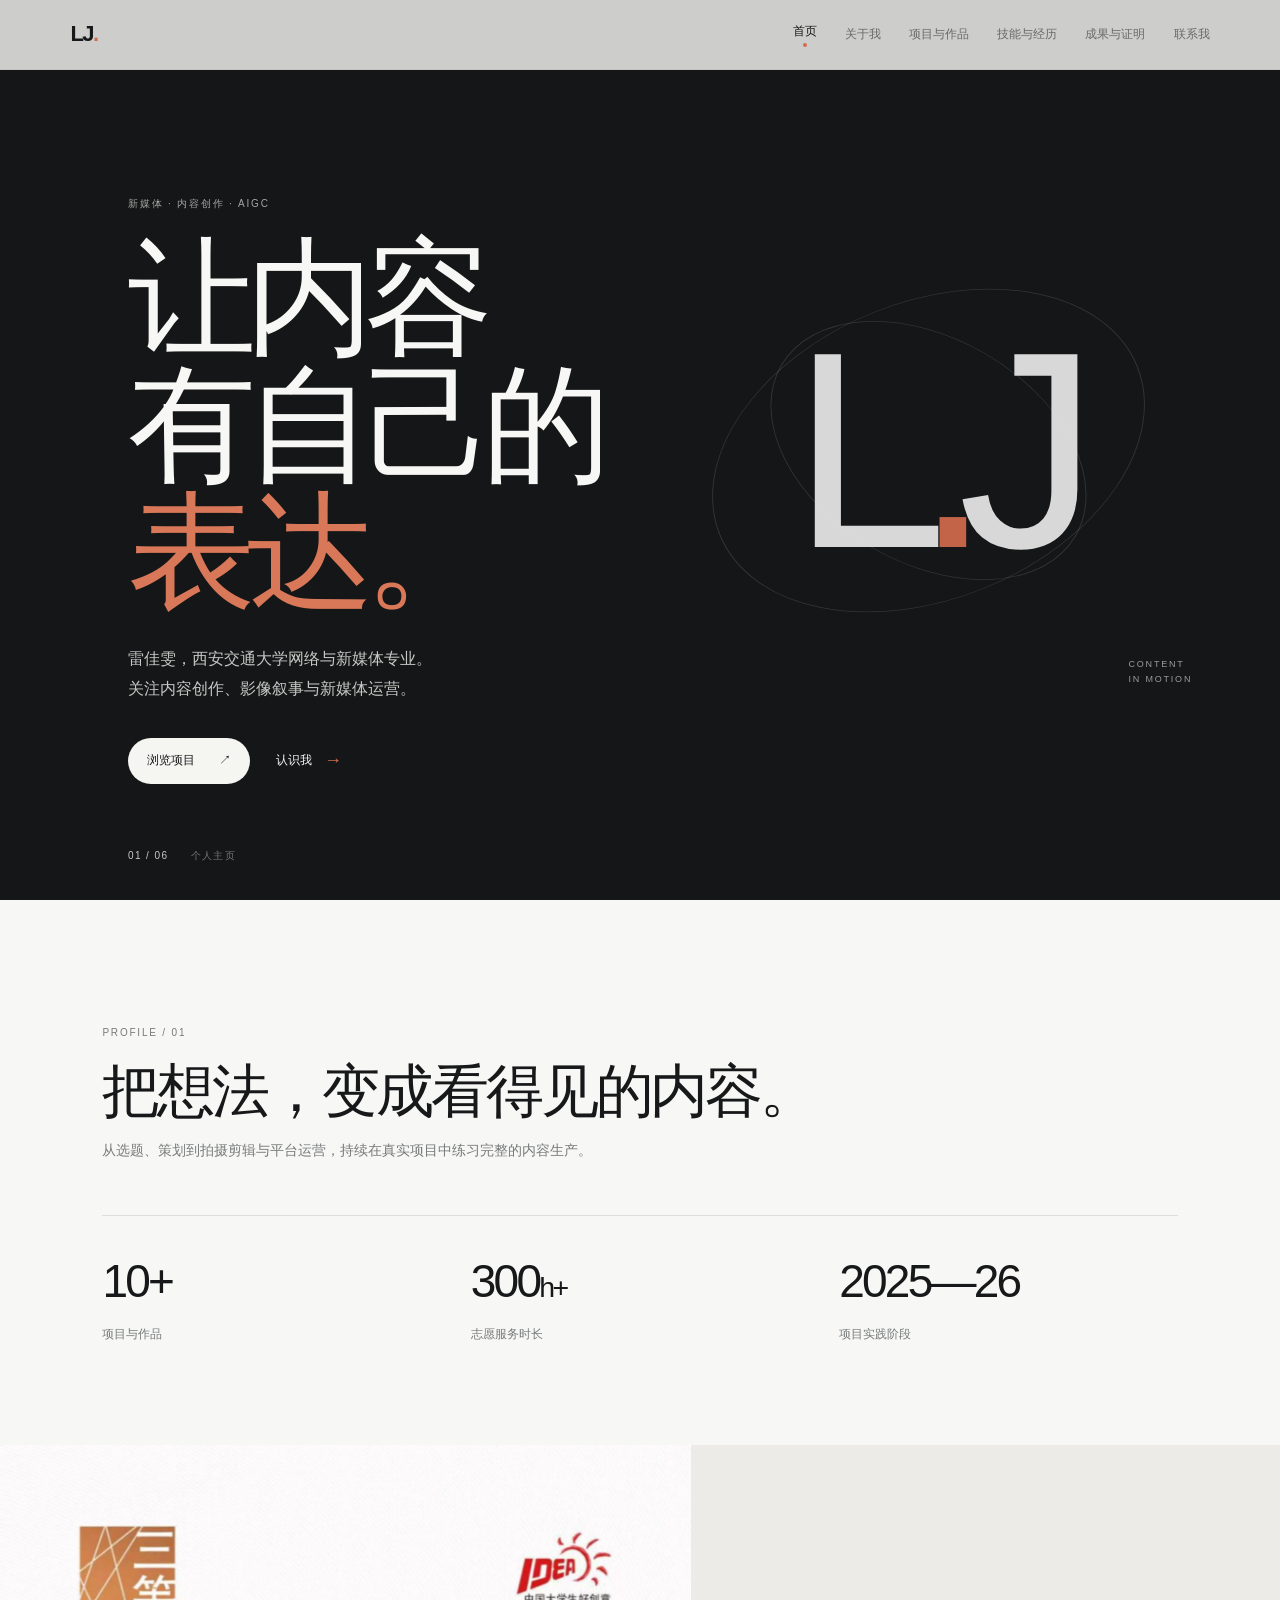
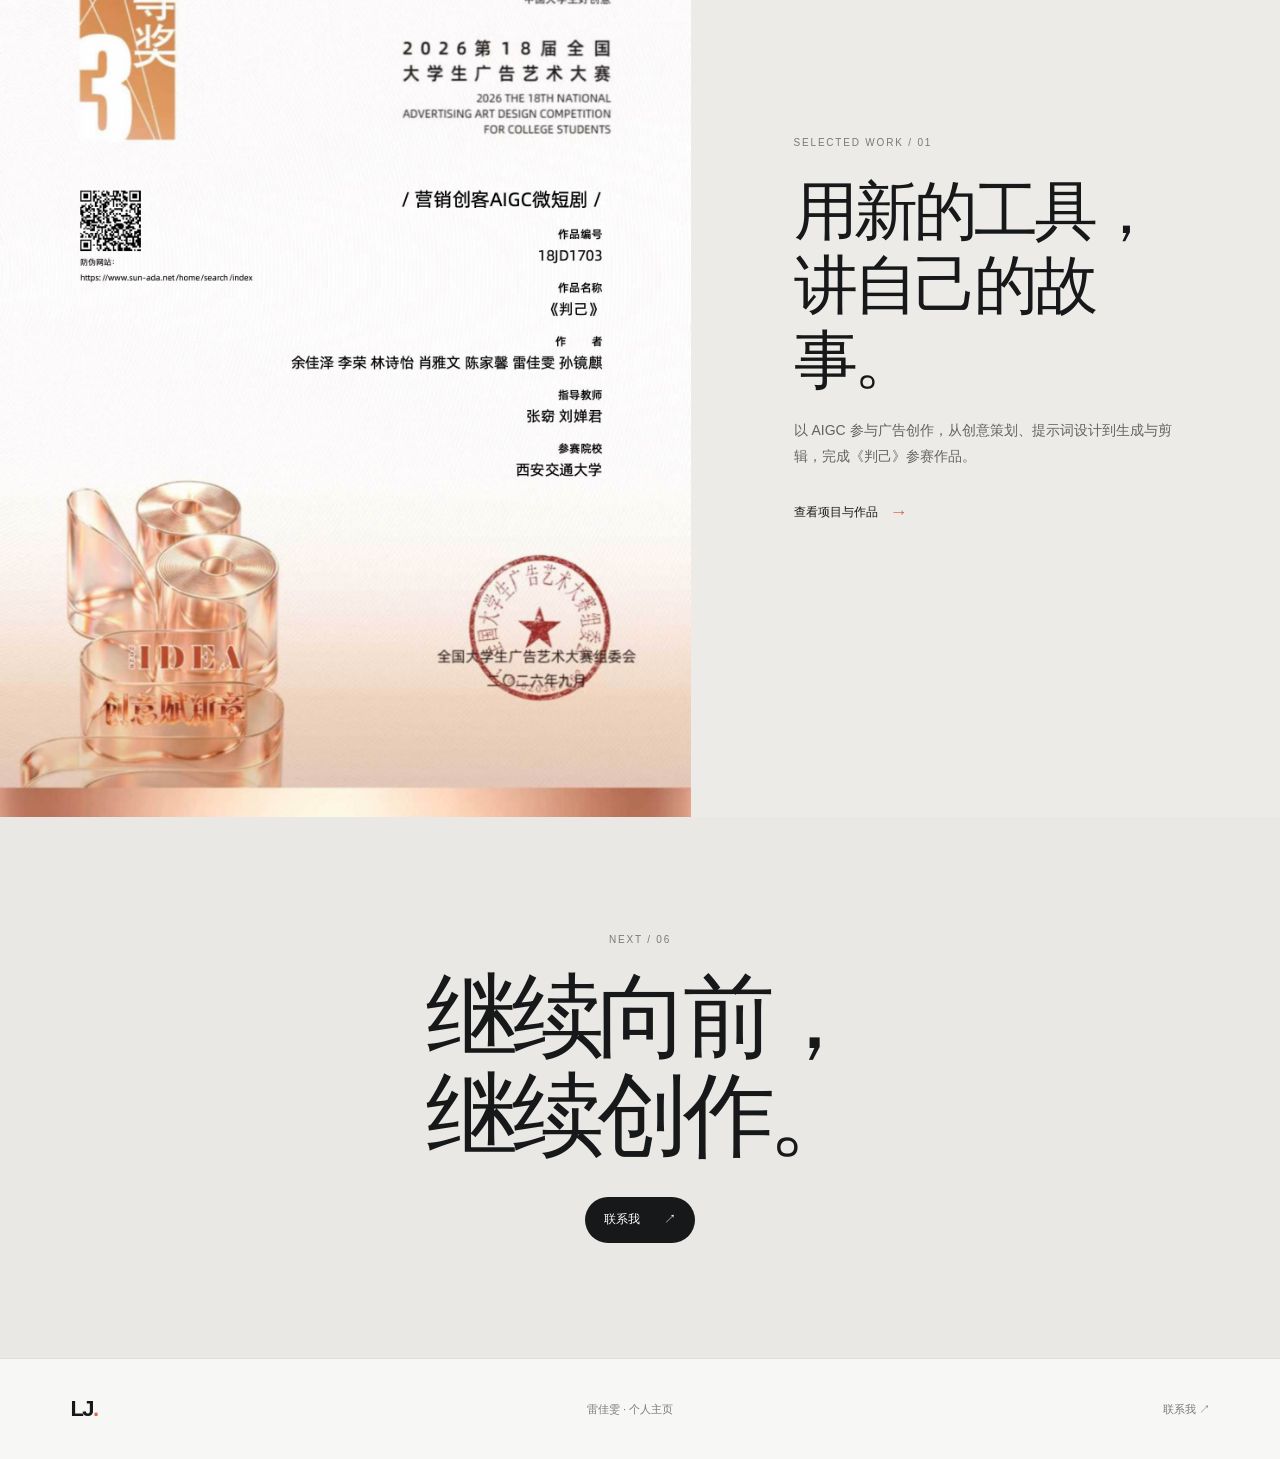
<file: leijiawen-portfolio/index.html>
<!doctype html><html lang="zh-CN"><head><meta charset="utf-8"><meta name="viewport" content="width=device-width, initial-scale=1"><meta name="theme-color" content="#111214"><title>首页｜雷佳雯</title><meta name="description" content="雷佳雯，西安交通大学网络与新媒体专业。个人主页与作品档案。"><link rel="stylesheet" href="css/style.css"></head><body><header class="site-header"><a class="wordmark" href="index.html" aria-label="雷佳雯主页">LJ<span>.</span></a><button class="menu-toggle" aria-label="打开导航" aria-expanded="false"><i></i><i></i></button><nav class="nav"><a href="index.html" class="active" aria-current=page>首页</a><a href="about.html" class="" >关于我</a><a href="projects.html" class="" >项目与作品</a><a href="skills.html" class="" >技能与经历</a><a href="achievements.html" class="" >成果与证明</a><a href="contact.html" class="" >联系我</a></nav></header><main><section class="hero home-hero"><div class="hero-copy" data-reveal><p class="eyebrow">新媒体 · 内容创作 · AIGC</p><h1>让内容<br>有自己的<br><em>表达。</em></h1><p class="hero-lead">雷佳雯，西安交通大学网络与新媒体专业。<br>关注内容创作、影像叙事与新媒体运营。</p><div class="actions"><a class="button button-light" href="projects.html">浏览项目 <span>↗</span></a><a class="text-link" href="about.html">认识我 <span>→</span></a></div></div><div class="hero-art" aria-hidden="true"><div class="orbit orbit-one"></div><div class="orbit orbit-two"></div><div class="hero-monogram">L<span>.</span>J</div><p>CONTENT<br>IN MOTION</p></div><div class="hero-index">01 / 06 <span>个人主页</span></div></section><section class="intro-section section-pad"><div class="section-heading" data-reveal><p class="eyebrow">PROFILE / 01</p><h2>把想法，变成看得见的内容。</h2><p>从选题、策划到拍摄剪辑与平台运营，持续在真实项目中练习完整的内容生产。</p></div><div class="stat-row" data-reveal><div><strong>10+</strong><span>项目与作品</span></div><div><strong>300<span class="small-unit">h+</span></strong><span>志愿服务时长</span></div><div><strong>2025—26</strong><span>项目实践阶段</span></div></div></section><section class="feature-section"><div class="feature-image"><img src="images/award-ad.jpg" alt="第18届全国大学生广告艺术大赛作品《判己》获奖证书"></div><div class="feature-copy" data-reveal><p class="eyebrow">SELECTED WORK / 01</p><h2>用新的工具，<br>讲自己的故事。</h2><p>以 AIGC 参与广告创作，从创意策划、提示词设计到生成与剪辑，完成《判己》参赛作品。</p><a class="text-link" href="projects.html">查看项目与作品 <span>→</span></a></div></section><section class="closing-cta"><p class="eyebrow">NEXT / 06</p><h2>继续向前，<br>继续创作。</h2><a class="button button-dark" href="contact.html">联系我 <span>↗</span></a></section></main><footer class="site-footer"><a class="wordmark" href="index.html">LJ<span>.</span></a><p>雷佳雯 · 个人主页</p><a href="contact.html">联系我 ↗</a></footer><script src="js/script.js" defer></script></body></html>
</file>
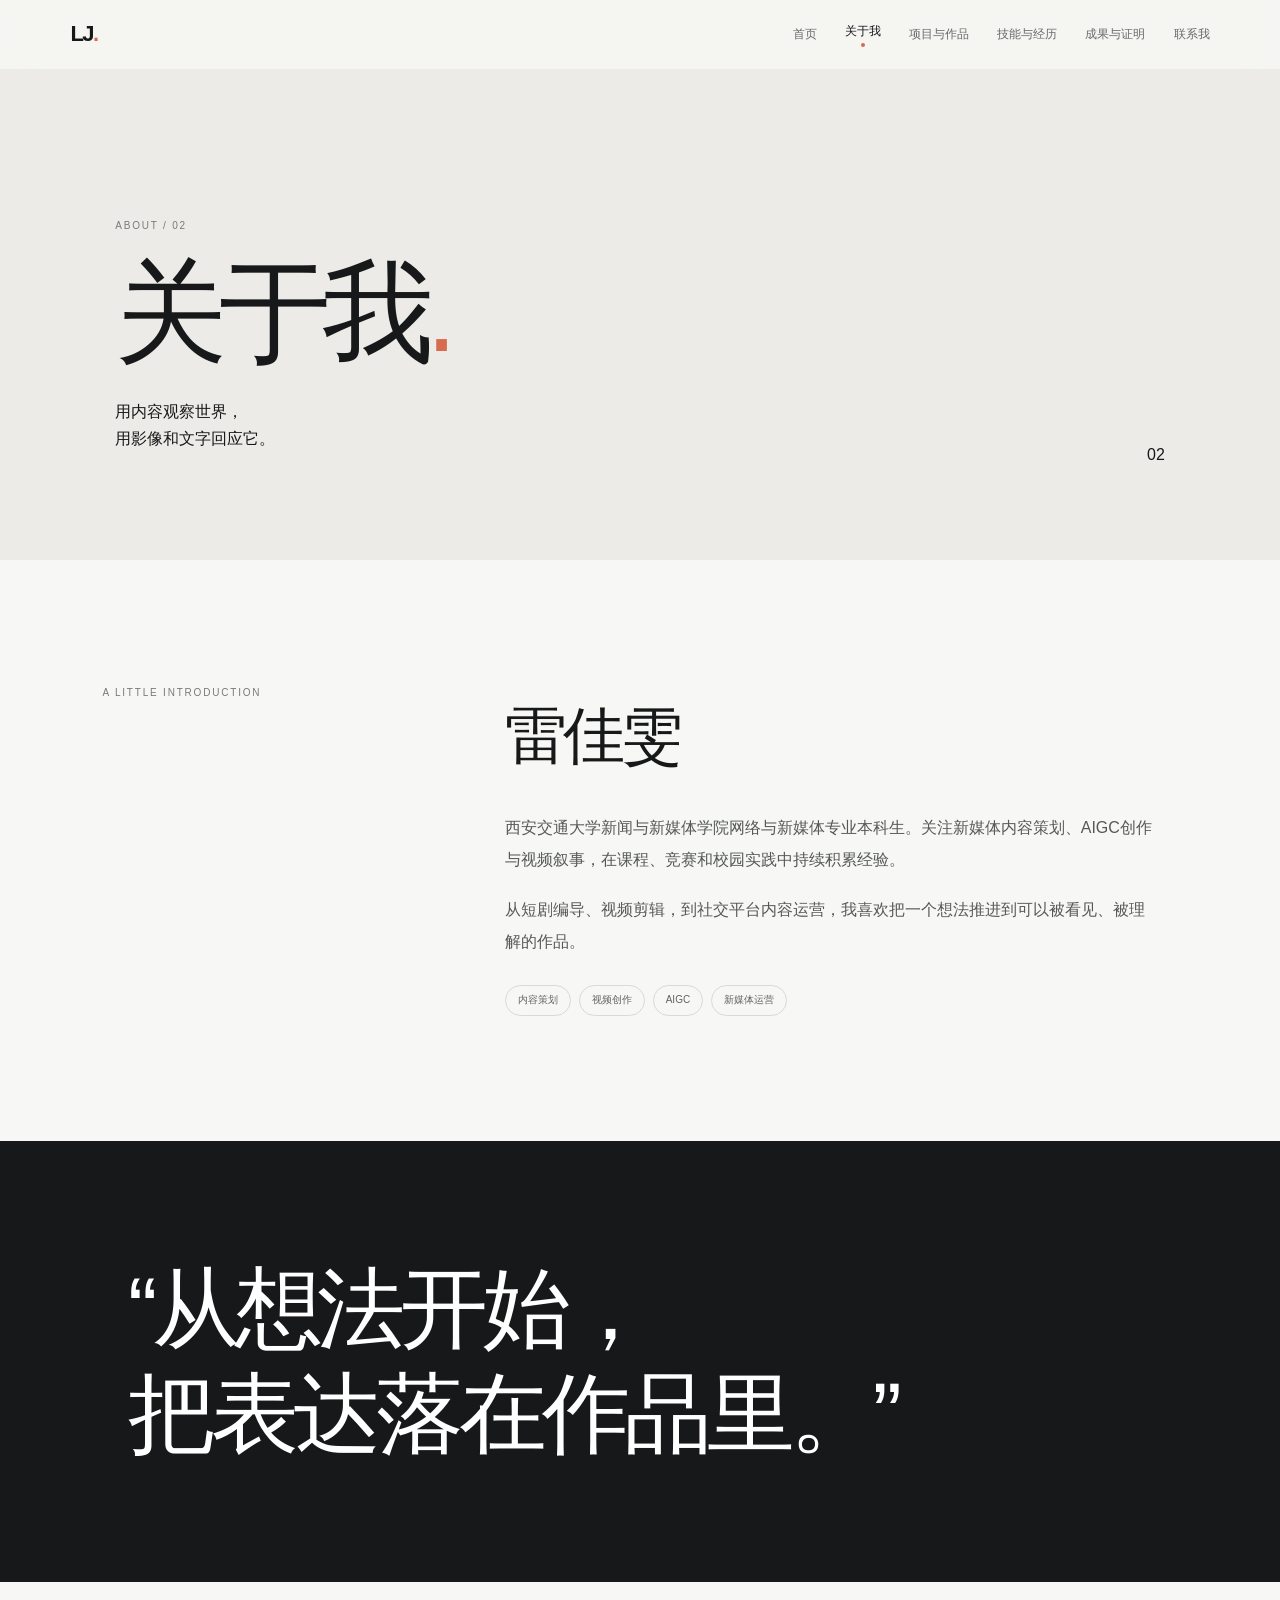
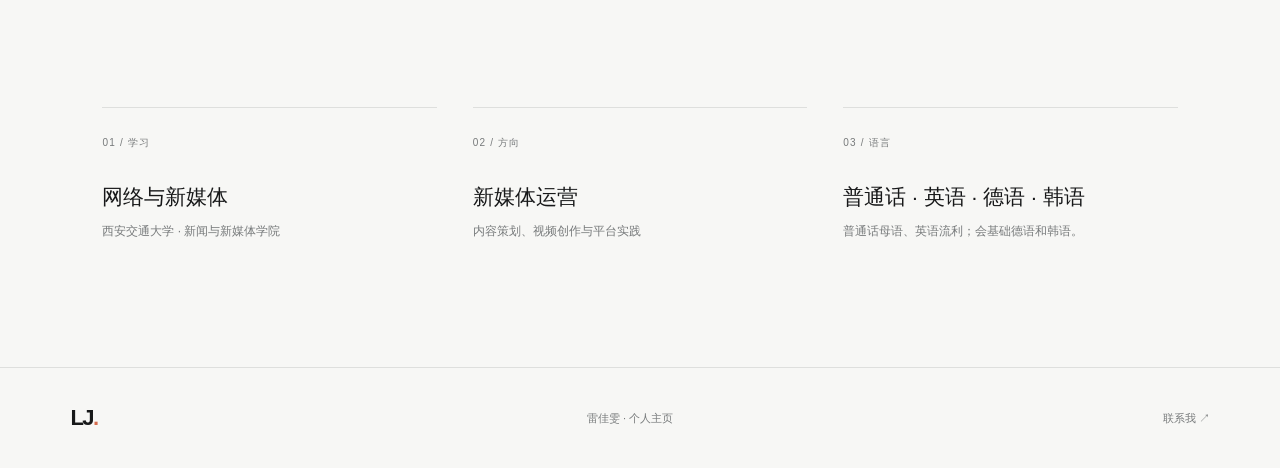
<file: leijiawen-portfolio/about.html>
<!doctype html><html lang="zh-CN"><head><meta charset="utf-8"><meta name="viewport" content="width=device-width, initial-scale=1"><meta name="theme-color" content="#111214"><title>关于我｜雷佳雯</title><meta name="description" content="雷佳雯，西安交通大学网络与新媒体专业。个人主页与作品档案。"><link rel="stylesheet" href="css/style.css"></head><body><header class="site-header"><a class="wordmark" href="index.html" aria-label="雷佳雯主页">LJ<span>.</span></a><button class="menu-toggle" aria-label="打开导航" aria-expanded="false"><i></i><i></i></button><nav class="nav"><a href="index.html" class="" >首页</a><a href="about.html" class="active" aria-current=page>关于我</a><a href="projects.html" class="" >项目与作品</a><a href="skills.html" class="" >技能与经历</a><a href="achievements.html" class="" >成果与证明</a><a href="contact.html" class="" >联系我</a></nav></header><main><section class="page-hero"><div data-reveal><p class="eyebrow">ABOUT / 02</p><h1>关于我<span class="accent">.</span></h1><p class="page-lead">用内容观察世界，<br>用影像和文字回应它。</p></div><div class="page-number">02</div></section><section class="bio-grid section-pad"><div><p class="eyebrow">A LITTLE INTRODUCTION</p></div><div class="bio-copy" data-reveal><h2>雷佳雯</h2><p>西安交通大学新闻与新媒体学院网络与新媒体专业本科生。关注新媒体内容策划、AIGC创作与视频叙事，在课程、竞赛和校园实践中持续积累经验。</p><p>从短剧编导、视频剪辑，到社交平台内容运营，我喜欢把一个想法推进到可以被看见、被理解的作品。</p><div class="tag-list"><span>内容策划</span><span>视频创作</span><span>AIGC</span><span>新媒体运营</span></div></div></section><section class="quote-band"><p data-reveal>“从想法开始，<br>把表达落在作品里。”</p></section><section class="about-facts section-pad"><article data-reveal><span>01 / 学习</span><h3>网络与新媒体</h3><p>西安交通大学 · 新闻与新媒体学院</p></article><article data-reveal><span>02 / 方向</span><h3>新媒体运营</h3><p>内容策划、视频创作与平台实践</p></article><article data-reveal><span>03 / 语言</span><h3>普通话 · 英语 · 德语 · 韩语</h3><p>普通话母语、英语流利；会基础德语和韩语。</p></article></section></main><footer class="site-footer"><a class="wordmark" href="index.html">LJ<span>.</span></a><p>雷佳雯 · 个人主页</p><a href="contact.html">联系我 ↗</a></footer><script src="js/script.js" defer></script></body></html>
</file>
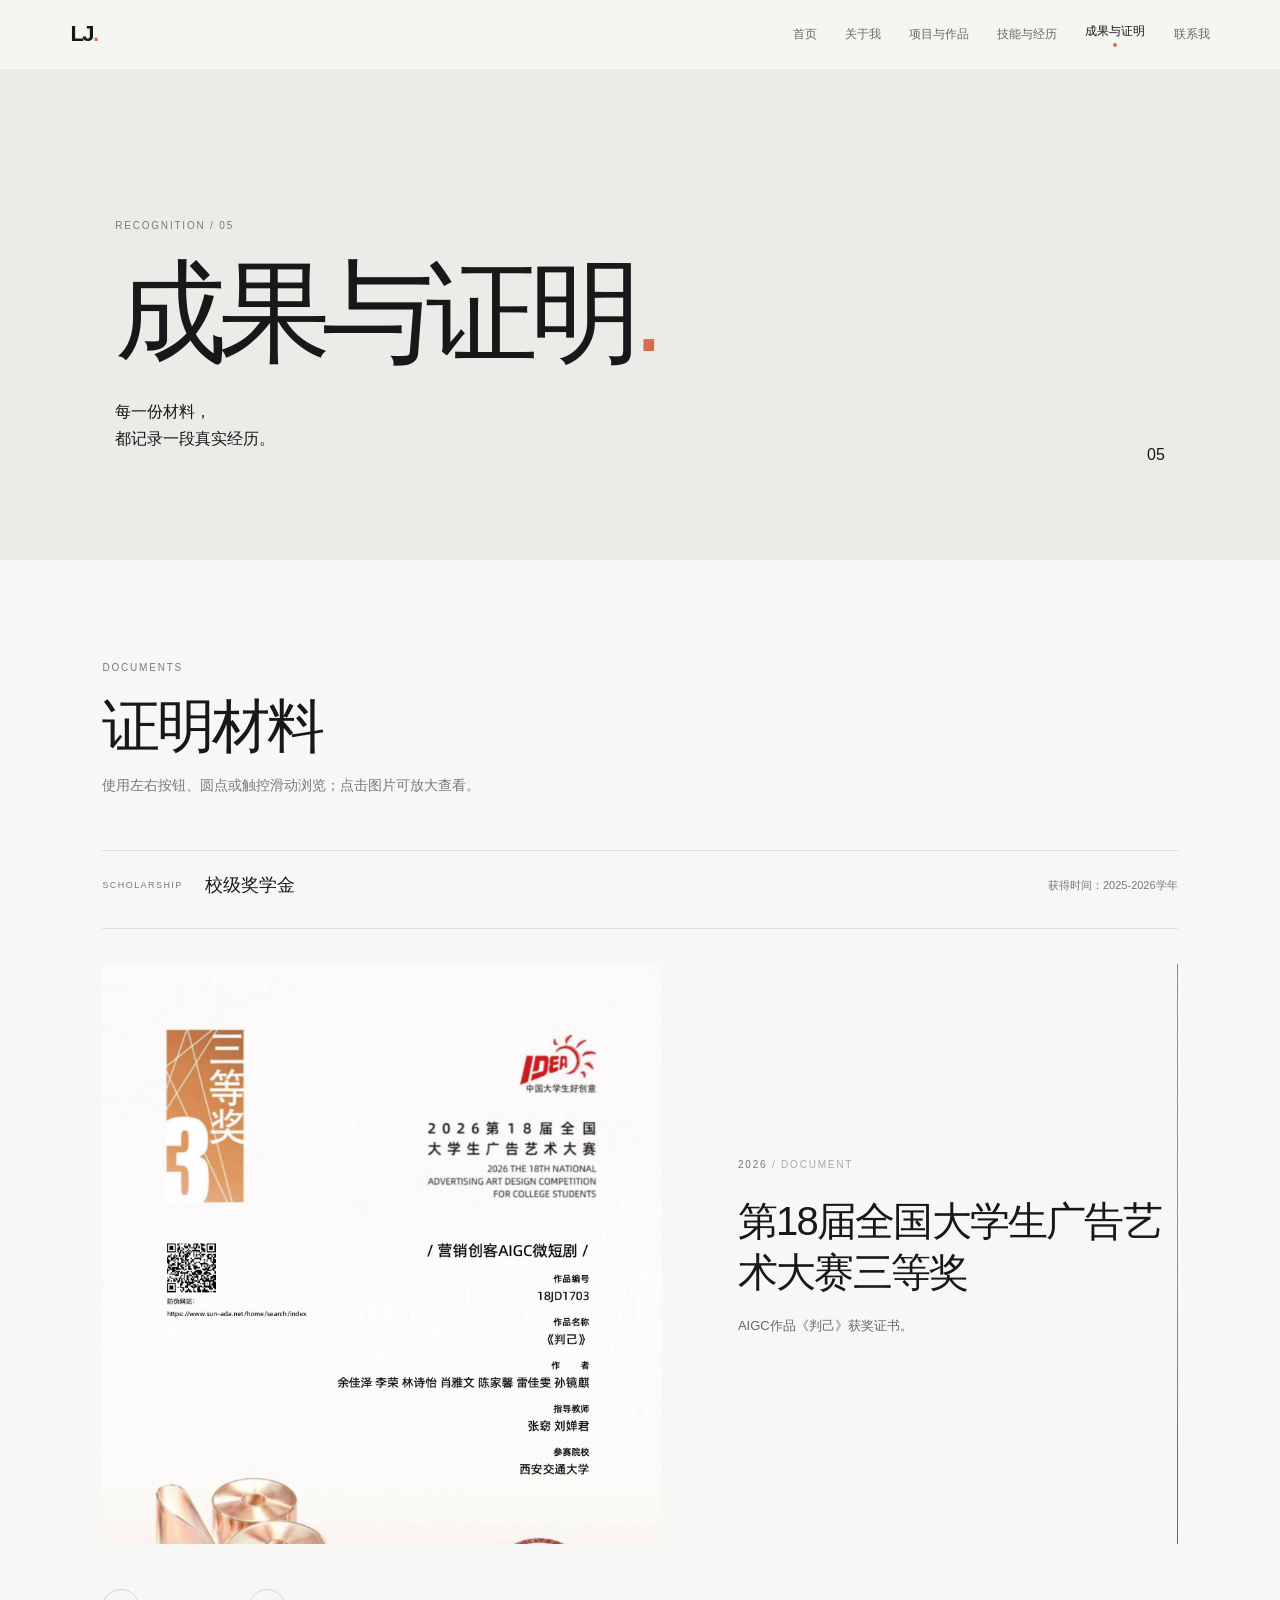
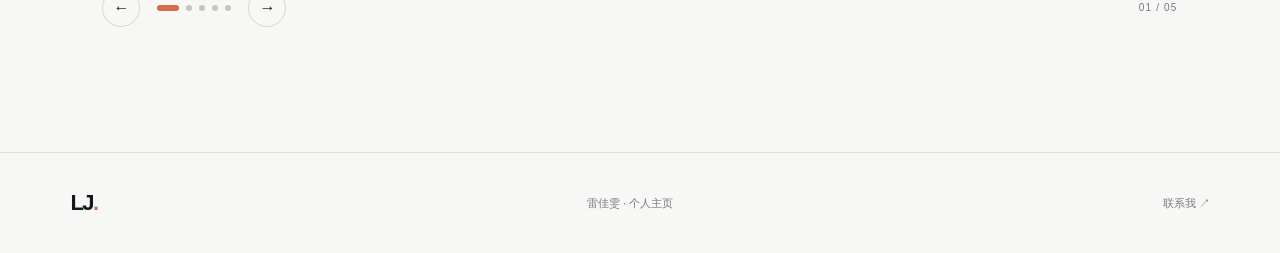
<file: leijiawen-portfolio/achievements.html>
<!doctype html><html lang="zh-CN"><head><meta charset="utf-8"><meta name="viewport" content="width=device-width, initial-scale=1"><meta name="theme-color" content="#111214"><title>成果与证明｜雷佳雯</title><meta name="description" content="雷佳雯，西安交通大学网络与新媒体专业。个人主页与作品档案。"><link rel="stylesheet" href="css/style.css"></head><body><header class="site-header"><a class="wordmark" href="index.html" aria-label="雷佳雯主页">LJ<span>.</span></a><button class="menu-toggle" aria-label="打开导航" aria-expanded="false"><i></i><i></i></button><nav class="nav"><a href="index.html" class="" >首页</a><a href="about.html" class="" >关于我</a><a href="projects.html" class="" >项目与作品</a><a href="skills.html" class="" >技能与经历</a><a href="achievements.html" class="active" aria-current=page>成果与证明</a><a href="contact.html" class="" >联系我</a></nav></header><main><section class="page-hero"><div data-reveal><p class="eyebrow">RECOGNITION / 05</p><h1>成果与证明<span class="accent">.</span></h1><p class="page-lead">每一份材料，<br>都记录一段真实经历。</p></div><div class="page-number">05</div></section><section class="proof-section section-pad"><div class="section-heading" data-reveal><p class="eyebrow">DOCUMENTS</p><h2>证明材料</h2><p>使用左右按钮、圆点或触控滑动浏览；点击图片可放大查看。</p></div><div class="scholarship-note" data-reveal><span>SCHOLARSHIP</span><strong>校级奖学金</strong><small>获得时间：2025-2026学年</small></div><div class="carousel" data-carousel><div class="carousel-track"><article class="proof-slide" data-title="第18届全国大学生广告艺术大赛三等奖" data-time="2026" data-description="AIGC作品《判己》获奖证书。"><button class="proof-image" aria-label="放大查看：第18届全国大学生广告艺术大赛三等奖"><img src="images/award-ad.jpg" alt="第18届全国大学生广告艺术大赛三等奖" loading="lazy"></button><div class="proof-caption"><p class="eyebrow">2026 <span> / DOCUMENT</span></p><h3>第18届全国大学生广告艺术大赛三等奖</h3><p>AIGC作品《判己》获奖证书。</p></div></article><article class="proof-slide" data-title="陕西站跳绳挑战赛志愿者荣誉证书" data-time="2025.10.08" data-description="证书记载：2025全国跳绳段位挑战赛预选赛（陕西站），志愿服务27小时。"><button class="proof-image" aria-label="放大查看：陕西站跳绳挑战赛志愿者荣誉证书"><img src="images/volunteer-jumprope.jpg" alt="陕西站跳绳挑战赛志愿者荣誉证书" loading="lazy"></button><div class="proof-caption"><p class="eyebrow">2025.10.08 <span> / DOCUMENT</span></p><h3>陕西站跳绳挑战赛志愿者荣誉证书</h3><p>证书记载：2025全国跳绳段位挑战赛预选赛（陕西站），志愿服务27小时。</p></div></article><article class="proof-slide" data-title="陕西广电融媒体集团实习证明" data-time="2026.07.27" data-description="证明记载：2026年6月17日至7月27日，在经营中心实习，表现良好。"><button class="proof-image" aria-label="放大查看：陕西广电融媒体集团实习证明"><img src="images/internship.jpg" alt="陕西广电融媒体集团实习证明" loading="lazy"></button><div class="proof-caption"><p class="eyebrow">2026.07.27 <span> / DOCUMENT</span></p><h3>陕西广电融媒体集团实习证明</h3><p>证明记载：2026年6月17日至7月27日，在经营中心实习，表现良好。</p></div></article><article class="proof-slide" data-title="丝路青年使者证书（姓名待核对）" data-time="2026.08.27" data-description="简历记载获“丝路青年使者”称号；证书照片上的中文姓名写法与个人资料不同，请核对后再公开使用。"><button class="proof-image" aria-label="放大查看：丝路青年使者证书（姓名待核对）"><img src="images/silk-road-envoy.jpg" alt="丝路青年使者证书（姓名待核对）" loading="lazy"></button><div class="proof-caption"><p class="eyebrow">2026.08.27 <span> / DOCUMENT</span></p><h3>丝路青年使者证书（姓名待核对）</h3><p>简历记载获“丝路青年使者”称号；证书照片上的中文姓名写法与个人资料不同，请核对后再公开使用。</p></div></article><article class="proof-slide" data-title="全国青少年高校科学营优秀志愿者证书" data-time="2026" data-description="证书记录在科学营西安交通大学分营表现优秀；简历记载获“优秀志愿者”。"><button class="proof-image" aria-label="放大查看：全国青少年高校科学营优秀志愿者证书"><img src="images/honor-certificate.png" alt="全国青少年高校科学营优秀志愿者证书" loading="lazy"></button><div class="proof-caption"><p class="eyebrow">2026 <span> / DOCUMENT</span></p><h3>全国青少年高校科学营优秀志愿者证书</h3><p>证书记录在科学营西安交通大学分营表现优秀；简历记载获“优秀志愿者”。</p></div></article></div><div class="carousel-controls"><button class="carousel-arrow prev" aria-label="上一张">←</button><div class="carousel-dots" aria-label="选择证明材料"></div><button class="carousel-arrow next" aria-label="下一张">→</button><span class="carousel-count">01 / 05</span></div></div></section><dialog class="lightbox" aria-label="图片预览"><button class="lightbox-close" aria-label="关闭">×</button><button class="lightbox-prev" aria-label="上一张">←</button><img alt="证明材料放大预览"><button class="lightbox-next" aria-label="下一张">→</button><p></p></dialog></main><footer class="site-footer"><a class="wordmark" href="index.html">LJ<span>.</span></a><p>雷佳雯 · 个人主页</p><a href="contact.html">联系我 ↗</a></footer><script src="js/script.js" defer></script></body></html>
</file>
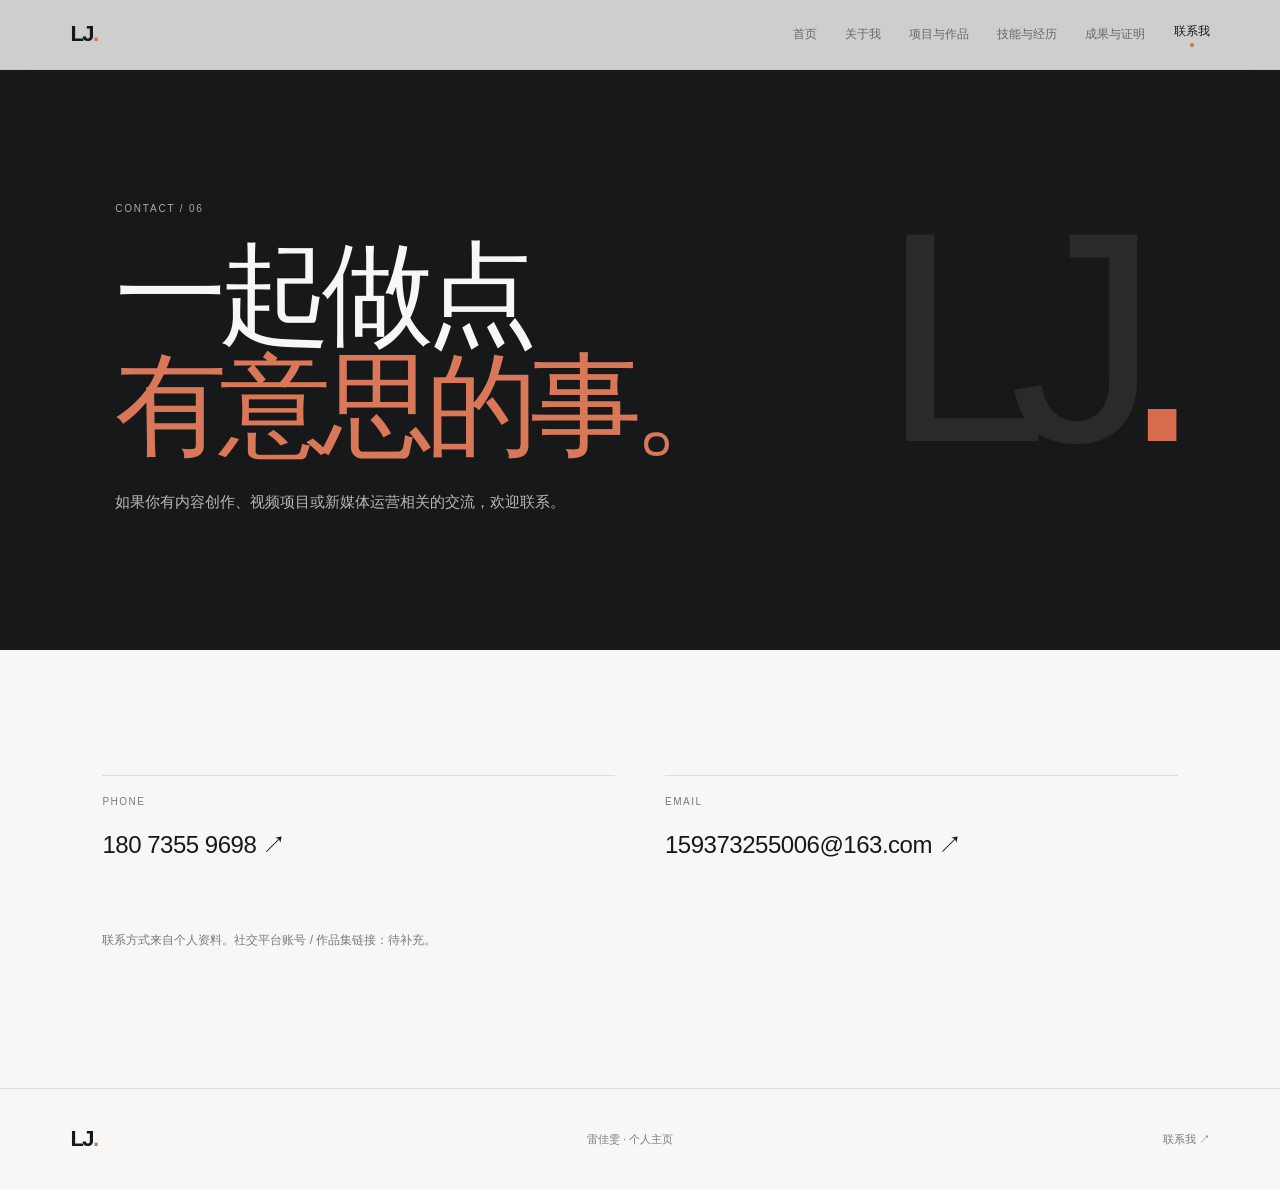
<file: leijiawen-portfolio/contact.html>
<!doctype html><html lang="zh-CN"><head><meta charset="utf-8"><meta name="viewport" content="width=device-width, initial-scale=1"><meta name="theme-color" content="#111214"><title>联系我｜雷佳雯</title><meta name="description" content="雷佳雯，西安交通大学网络与新媒体专业。个人主页与作品档案。"><link rel="stylesheet" href="css/style.css"></head><body><header class="site-header"><a class="wordmark" href="index.html" aria-label="雷佳雯主页">LJ<span>.</span></a><button class="menu-toggle" aria-label="打开导航" aria-expanded="false"><i></i><i></i></button><nav class="nav"><a href="index.html" class="" >首页</a><a href="about.html" class="" >关于我</a><a href="projects.html" class="" >项目与作品</a><a href="skills.html" class="" >技能与经历</a><a href="achievements.html" class="" >成果与证明</a><a href="contact.html" class="active" aria-current=page>联系我</a></nav></header><main><section class="contact-hero"><div data-reveal><p class="eyebrow">CONTACT / 06</p><h1>一起做点<br><em>有意思的事。</em></h1><p class="page-lead">如果你有内容创作、视频项目或新媒体运营相关的交流，欢迎联系。</p></div><div class="contact-mark" aria-hidden="true">LJ<span>.</span></div></section><section class="contact-details section-pad"><article data-reveal><span>PHONE</span><a href="tel:18073559698">180 7355 9698 ↗</a></article><article data-reveal><span>EMAIL</span><a href="mailto:159373255006@163.com">159373255006@163.com ↗</a></article><p class="contact-note">联系方式来自个人资料。社交平台账号 / 作品集链接：待补充。</p></section></main><footer class="site-footer"><a class="wordmark" href="index.html">LJ<span>.</span></a><p>雷佳雯 · 个人主页</p><a href="contact.html">联系我 ↗</a></footer><script src="js/script.js" defer></script></body></html>
</file>
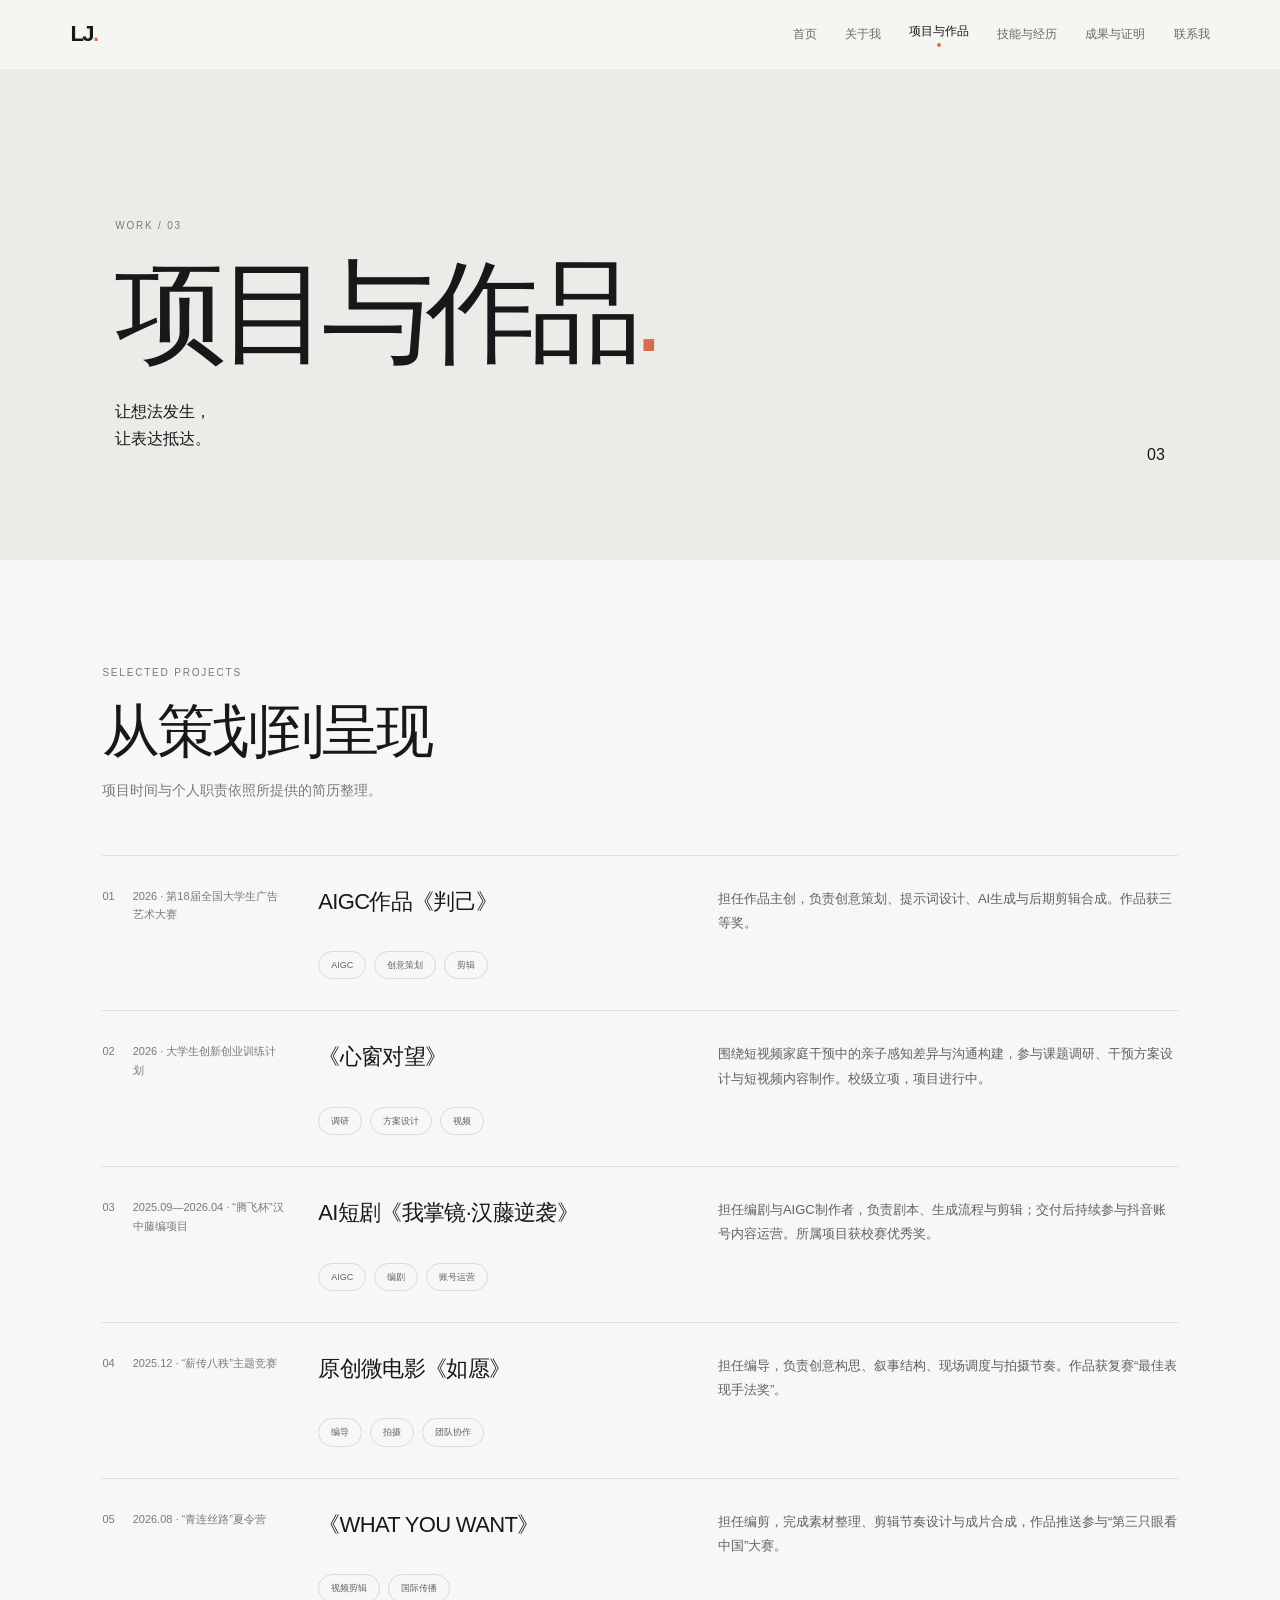
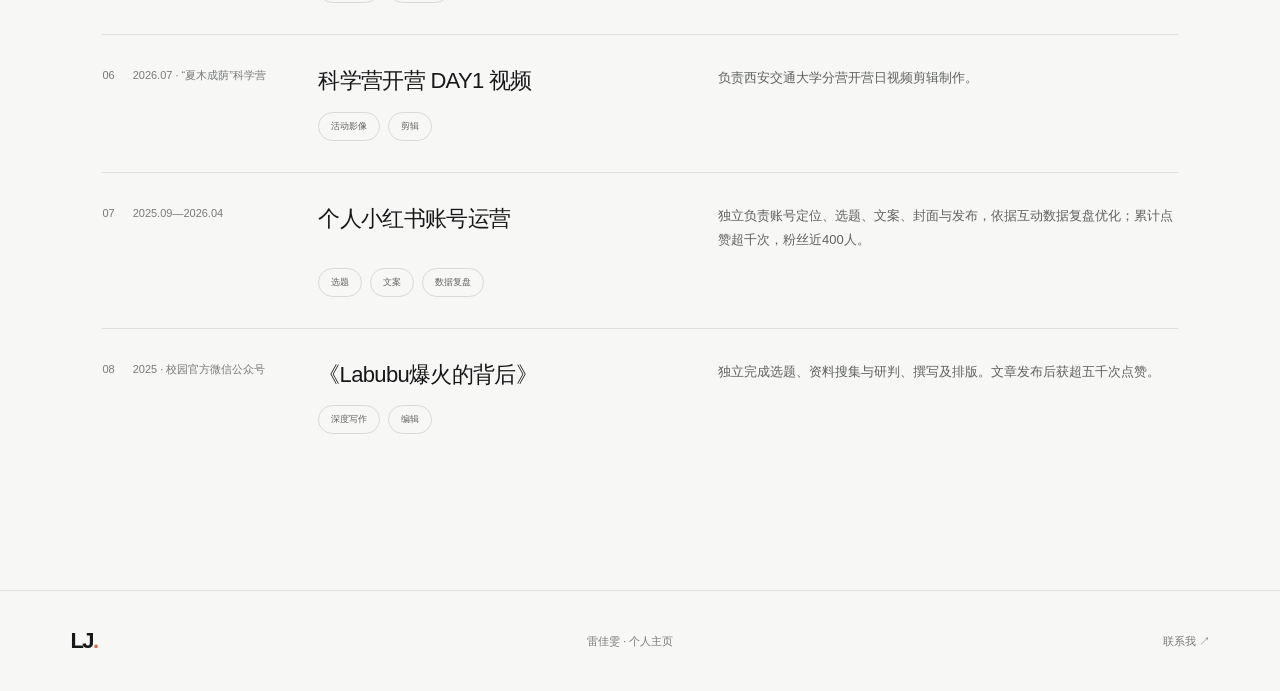
<file: leijiawen-portfolio/projects.html>
<!doctype html><html lang="zh-CN"><head><meta charset="utf-8"><meta name="viewport" content="width=device-width, initial-scale=1"><meta name="theme-color" content="#111214"><title>项目与作品｜雷佳雯</title><meta name="description" content="雷佳雯，西安交通大学网络与新媒体专业。个人主页与作品档案。"><link rel="stylesheet" href="css/style.css"></head><body><header class="site-header"><a class="wordmark" href="index.html" aria-label="雷佳雯主页">LJ<span>.</span></a><button class="menu-toggle" aria-label="打开导航" aria-expanded="false"><i></i><i></i></button><nav class="nav"><a href="index.html" class="" >首页</a><a href="about.html" class="" >关于我</a><a href="projects.html" class="active" aria-current=page>项目与作品</a><a href="skills.html" class="" >技能与经历</a><a href="achievements.html" class="" >成果与证明</a><a href="contact.html" class="" >联系我</a></nav></header><main><section class="page-hero"><div data-reveal><p class="eyebrow">WORK / 03</p><h1>项目与作品<span class="accent">.</span></h1><p class="page-lead">让想法发生，<br>让表达抵达。</p></div><div class="page-number">03</div></section><section class="projects-wrap section-pad"><div class="section-heading" data-reveal><p class="eyebrow">SELECTED PROJECTS</p><h2>从策划到呈现</h2><p>项目时间与个人职责依照所提供的简历整理。</p></div><article class="project-card" data-reveal><div class="project-meta"><span>01</span><span>2026 · 第18届全国大学生广告艺术大赛</span></div><h2>AIGC作品《判己》</h2><p>担任作品主创，负责创意策划、提示词设计、AI生成与后期剪辑合成。作品获三等奖。</p><div class="tag-list"><span>AIGC</span><span>创意策划</span><span>剪辑</span></div></article><article class="project-card" data-reveal><div class="project-meta"><span>02</span><span>2026 · 大学生创新创业训练计划</span></div><h2>《心窗对望》</h2><p>围绕短视频家庭干预中的亲子感知差异与沟通构建，参与课题调研、干预方案设计与短视频内容制作。校级立项，项目进行中。</p><div class="tag-list"><span>调研</span><span>方案设计</span><span>视频</span></div></article><article class="project-card" data-reveal><div class="project-meta"><span>03</span><span>2025.09—2026.04 · “腾飞杯”汉中藤编项目</span></div><h2>AI短剧《我掌镜·汉藤逆袭》</h2><p>担任编剧与AIGC制作者，负责剧本、生成流程与剪辑；交付后持续参与抖音账号内容运营。所属项目获校赛优秀奖。</p><div class="tag-list"><span>AIGC</span><span>编剧</span><span>账号运营</span></div></article><article class="project-card" data-reveal><div class="project-meta"><span>04</span><span>2025.12 · “薪传八秩”主题竞赛</span></div><h2>原创微电影《如愿》</h2><p>担任编导，负责创意构思、叙事结构、现场调度与拍摄节奏。作品获复赛“最佳表现手法奖”。</p><div class="tag-list"><span>编导</span><span>拍摄</span><span>团队协作</span></div></article><article class="project-card" data-reveal><div class="project-meta"><span>05</span><span>2026.08 · “青连丝路”夏令营</span></div><h2>《WHAT YOU WANT》</h2><p>担任编剪，完成素材整理、剪辑节奏设计与成片合成，作品推送参与“第三只眼看中国”大赛。</p><div class="tag-list"><span>视频剪辑</span><span>国际传播</span></div></article><article class="project-card" data-reveal><div class="project-meta"><span>06</span><span>2026.07 · “夏木成荫”科学营</span></div><h2>科学营开营 DAY1 视频</h2><p>负责西安交通大学分营开营日视频剪辑制作。</p><div class="tag-list"><span>活动影像</span><span>剪辑</span></div></article><article class="project-card" data-reveal><div class="project-meta"><span>07</span><span>2025.09—2026.04</span></div><h2>个人小红书账号运营</h2><p>独立负责账号定位、选题、文案、封面与发布，依据互动数据复盘优化；累计点赞超千次，粉丝近400人。</p><div class="tag-list"><span>选题</span><span>文案</span><span>数据复盘</span></div></article><article class="project-card" data-reveal><div class="project-meta"><span>08</span><span>2025 · 校园官方微信公众号</span></div><h2>《Labubu爆火的背后》</h2><p>独立完成选题、资料搜集与研判、撰写及排版。文章发布后获超五千次点赞。</p><div class="tag-list"><span>深度写作</span><span>编辑</span></div></article></section></main><footer class="site-footer"><a class="wordmark" href="index.html">LJ<span>.</span></a><p>雷佳雯 · 个人主页</p><a href="contact.html">联系我 ↗</a></footer><script src="js/script.js" defer></script></body></html>
</file>
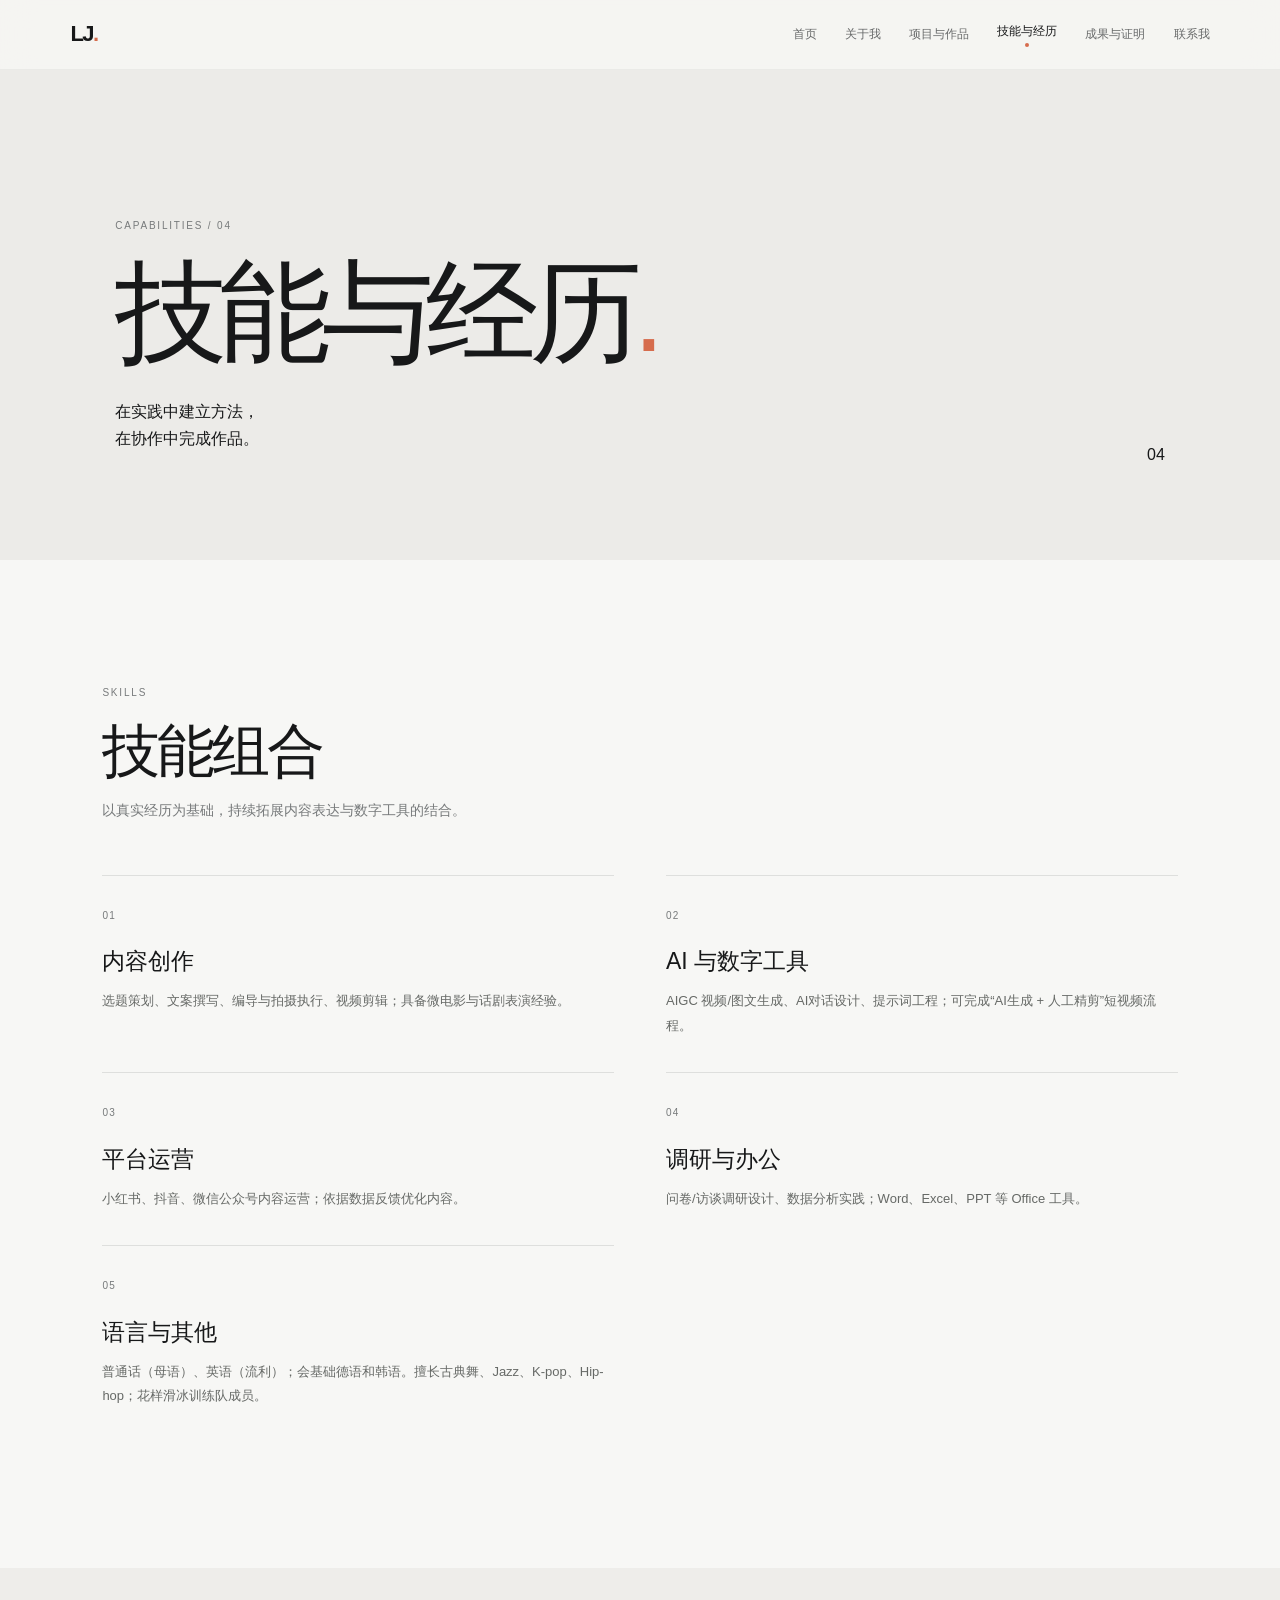
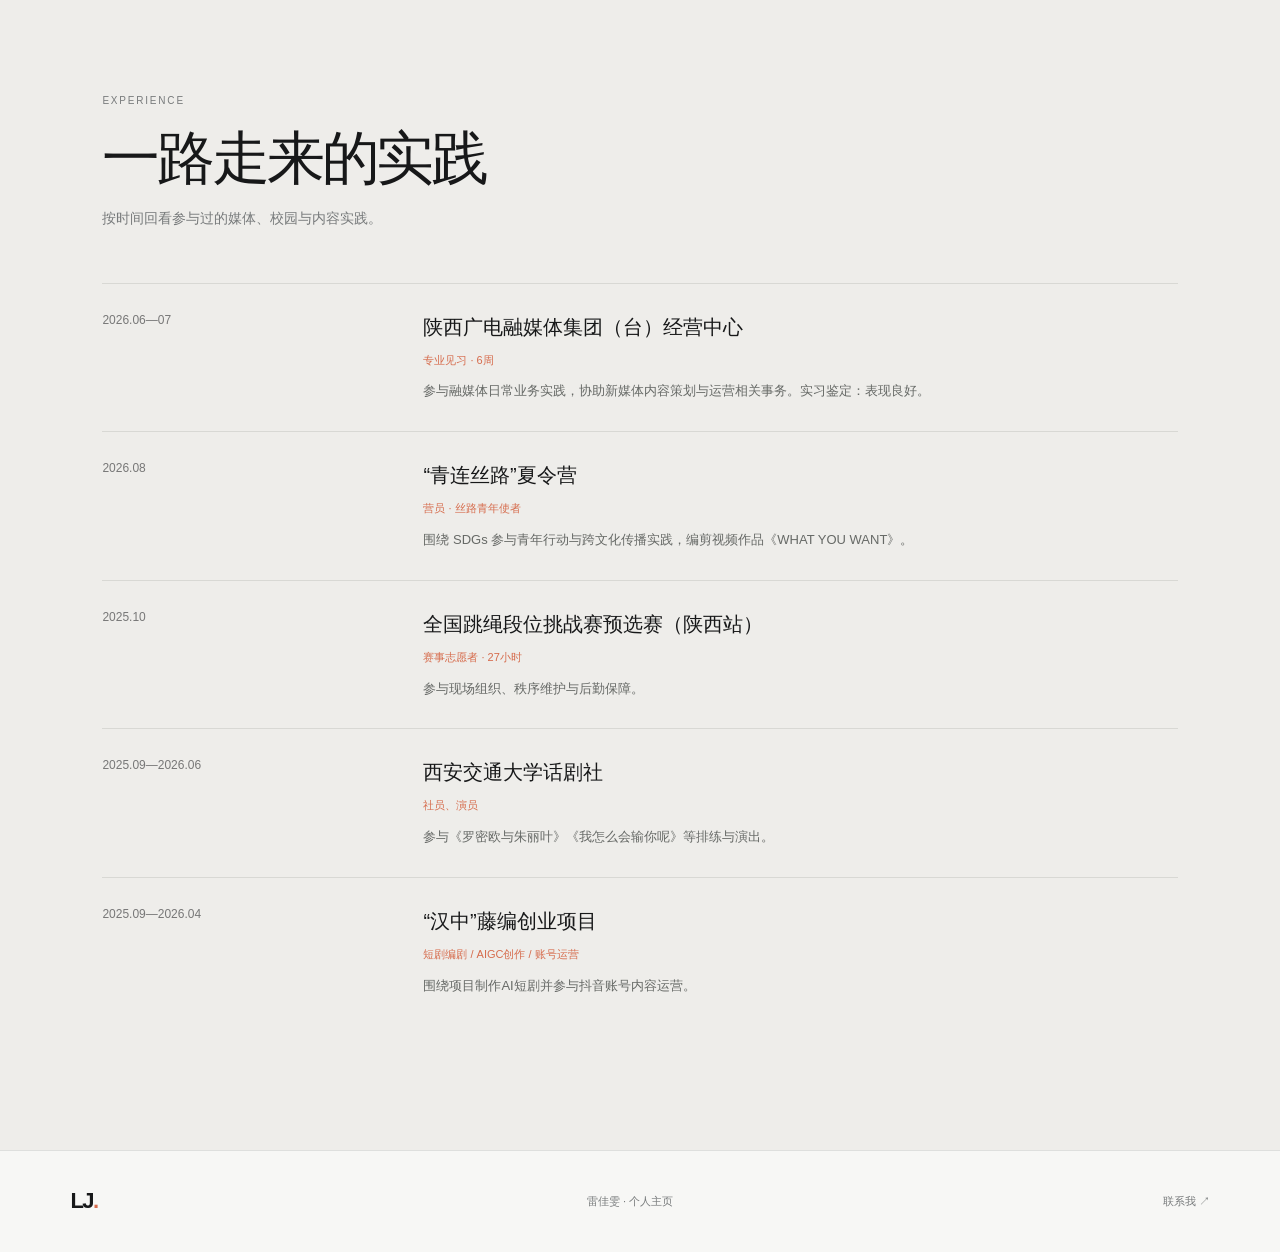
<file: leijiawen-portfolio/skills.html>
<!doctype html><html lang="zh-CN"><head><meta charset="utf-8"><meta name="viewport" content="width=device-width, initial-scale=1"><meta name="theme-color" content="#111214"><title>技能与经历｜雷佳雯</title><meta name="description" content="雷佳雯，西安交通大学网络与新媒体专业。个人主页与作品档案。"><link rel="stylesheet" href="css/style.css"></head><body><header class="site-header"><a class="wordmark" href="index.html" aria-label="雷佳雯主页">LJ<span>.</span></a><button class="menu-toggle" aria-label="打开导航" aria-expanded="false"><i></i><i></i></button><nav class="nav"><a href="index.html" class="" >首页</a><a href="about.html" class="" >关于我</a><a href="projects.html" class="" >项目与作品</a><a href="skills.html" class="active" aria-current=page>技能与经历</a><a href="achievements.html" class="" >成果与证明</a><a href="contact.html" class="" >联系我</a></nav></header><main><section class="page-hero"><div data-reveal><p class="eyebrow">CAPABILITIES / 04</p><h1>技能与经历<span class="accent">.</span></h1><p class="page-lead">在实践中建立方法，<br>在协作中完成作品。</p></div><div class="page-number">04</div></section><section class="section-pad"><div class="section-heading" data-reveal><p class="eyebrow">SKILLS</p><h2>技能组合</h2><p>以真实经历为基础，持续拓展内容表达与数字工具的结合。</p></div><div class="skill-grid"><article class="skill-card" data-reveal><span>01</span><h3>内容创作</h3><p>选题策划、文案撰写、编导与拍摄执行、视频剪辑；具备微电影与话剧表演经验。</p></article><article class="skill-card" data-reveal><span>02</span><h3>AI 与数字工具</h3><p>AIGC 视频/图文生成、AI对话设计、提示词工程；可完成“AI生成 + 人工精剪”短视频流程。</p></article><article class="skill-card" data-reveal><span>03</span><h3>平台运营</h3><p>小红书、抖音、微信公众号内容运营；依据数据反馈优化内容。</p></article><article class="skill-card" data-reveal><span>04</span><h3>调研与办公</h3><p>问卷/访谈调研设计、数据分析实践；Word、Excel、PPT 等 Office 工具。</p></article><article class="skill-card" data-reveal><span>05</span><h3>语言与其他</h3><p>普通话（母语）、英语（流利）；会基础德语和韩语。擅长古典舞、Jazz、K-pop、Hip-hop；花样滑冰训练队成员。</p></article></div></section><section class="timeline-section section-pad"><div class="section-heading" data-reveal><p class="eyebrow">EXPERIENCE</p><h2>一路走来的实践</h2><p>按时间回看参与过的媒体、校园与内容实践。</p></div><article class="timeline-item" data-reveal><div class="timeline-date">2026.06—07</div><div><h3>陕西广电融媒体集团（台）经营中心</h3><p class="timeline-role">专业见习 · 6周</p><p>参与融媒体日常业务实践，协助新媒体内容策划与运营相关事务。实习鉴定：表现良好。</p></div></article><article class="timeline-item" data-reveal><div class="timeline-date">2026.08</div><div><h3>“青连丝路”夏令营</h3><p class="timeline-role">营员 · 丝路青年使者</p><p>围绕 SDGs 参与青年行动与跨文化传播实践，编剪视频作品《WHAT YOU WANT》。</p></div></article><article class="timeline-item" data-reveal><div class="timeline-date">2025.10</div><div><h3>全国跳绳段位挑战赛预选赛（陕西站）</h3><p class="timeline-role">赛事志愿者 · 27小时</p><p>参与现场组织、秩序维护与后勤保障。</p></div></article><article class="timeline-item" data-reveal><div class="timeline-date">2025.09—2026.06</div><div><h3>西安交通大学话剧社</h3><p class="timeline-role">社员、演员</p><p>参与《罗密欧与朱丽叶》《我怎么会输你呢》等排练与演出。</p></div></article><article class="timeline-item" data-reveal><div class="timeline-date">2025.09—2026.04</div><div><h3>“汉中”藤编创业项目</h3><p class="timeline-role">短剧编剧 / AIGC创作 / 账号运营</p><p>围绕项目制作AI短剧并参与抖音账号内容运营。</p></div></article></section></main><footer class="site-footer"><a class="wordmark" href="index.html">LJ<span>.</span></a><p>雷佳雯 · 个人主页</p><a href="contact.html">联系我 ↗</a></footer><script src="js/script.js" defer></script></body></html>
</file>
<file: leijiawen-portfolio/css/style.css>
@charset "UTF-8";
:root{--ink:#171819;--paper:#f7f7f5;--muted:#777a7b;--line:#dedfdd;--accent:#d66c4d;--header:rgba(247,247,245,.82);--max:1180px}*{box-sizing:border-box}html{scroll-behavior:smooth;scroll-padding-top:80px}body{margin:0;background:var(--paper);color:var(--ink);font-family:Inter,-apple-system,BlinkMacSystemFont,"Segoe UI","Noto Sans SC","Microsoft YaHei",sans-serif;line-height:1.65;-webkit-font-smoothing:antialiased}img{display:block;max-width:100%}a{color:inherit;text-decoration:none}button{font:inherit;color:inherit}.site-header{height:70px;position:fixed;z-index:20;inset:0 0 auto;display:flex;align-items:center;justify-content:space-between;padding:0 max(5.5vw,24px);background:var(--header);backdrop-filter:blur(16px);-webkit-backdrop-filter:blur(16px);border-bottom:1px solid rgba(0,0,0,.045)}.wordmark{font-size:22px;font-weight:750;letter-spacing:-1.5px}.wordmark span,.accent,.hero-monogram span,.contact-mark span{color:var(--accent)}.nav{display:flex;gap:clamp(14px,2.2vw,32px);align-items:center}.nav a{font-size:12px;color:#686a6a;transition:color .2s ease}.nav a:hover,.nav a.active{color:var(--ink)}.nav a.active:after{content:"";display:block;width:4px;height:4px;border-radius:50%;background:var(--accent);margin:2px auto 0}.menu-toggle{display:none;background:none;border:0}.hero{min-height:760px;height:min(100svh,930px);background:#151617;color:#f7f7f5;position:relative;overflow:hidden;padding:170px max(10vw,40px) 90px;display:flex;align-items:center}.hero-copy{position:relative;z-index:2;max-width:590px}.eyebrow{font-size:10px;letter-spacing:.18em;text-transform:uppercase;color:var(--muted);margin:0 0 23px}.hero .eyebrow{color:#a5a6a4}.hero h1,.contact-hero h1{font-size:clamp(64px,10vw,132px);line-height:.99;letter-spacing:-.075em;font-weight:560;margin:0}.hero h1 em,.contact-hero h1 em{font-style:normal;color:#d97859}.hero-lead{color:#c7c8c5;font-size:16px;line-height:1.9;margin:28px 0 34px}.actions{display:flex;align-items:center;gap:26px}.button{display:inline-flex;gap:24px;align-items:center;padding:13px 19px;border-radius:99px;font-size:12px;transition:transform .25s,background .25s}.button:hover{transform:translateY(-2px)}.button-light{background:#f5f5f2;color:#171819}.button-dark{background:#171819;color:white}.text-link{font-size:12px;display:inline-flex;gap:12px;align-items:center}.text-link span{color:var(--accent);font-size:18px;transition:transform .2s}.text-link:hover span{transform:translateX(4px)}.hero-art{position:absolute;right:6vw;top:14%;width:min(44vw,550px);height:72%;display:grid;place-items:center;opacity:.9}.orbit{position:absolute;border:1px solid rgba(255,255,255,.14);border-radius:50%;aspect-ratio:1}.orbit-one{width:82%;transform:rotate(-22deg) scaleY(.66)}.orbit-two{width:62%;transform:rotate(30deg) scaleY(.66)}.hero-monogram{font-weight:250;font-size:clamp(120px,22vw,280px);letter-spacing:-.12em;color:#eee;line-height:1}.hero-art p{position:absolute;right:2%;bottom:12%;font-size:9px;line-height:1.7;letter-spacing:.2em;color:#aaa}.hero-index{position:absolute;bottom:36px;left:max(10vw,40px);font-size:10px;letter-spacing:.14em;color:#c7c8c5}.hero-index span{margin-left:18px;color:#747675}.section-pad{padding:125px max(8vw,32px);max-width:calc(var(--max) + 16vw);margin:auto}.intro-section{padding-bottom:100px}.section-heading{margin-bottom:52px}.section-heading .eyebrow{margin-bottom:17px}.section-heading h2{font-size:clamp(32px,5vw,58px);line-height:1.12;letter-spacing:-.055em;font-weight:550;margin:0 0 16px}.section-heading>p:last-child{font-size:14px;color:var(--muted);max-width:560px;margin:0}.stat-row{display:grid;grid-template-columns:repeat(3,1fr);border-top:1px solid var(--line);padding-top:28px;gap:30px}.stat-row>div{display:flex;flex-direction:column;gap:6px}.stat-row strong{font-size:clamp(28px,4vw,46px);font-weight:500;letter-spacing:-.06em}.stat-row span:not(.small-unit){font-size:12px;color:var(--muted)}.small-unit{font-size:.62em}.feature-section{display:grid;grid-template-columns:1.08fr .92fr;min-height:560px;background:#ecebe8}.feature-image{min-height:440px;overflow:hidden}.feature-image img{width:100%;height:100%;object-fit:cover;object-position:top;transition:transform .8s}.feature-image:hover img{transform:scale(1.025)}.feature-copy{align-self:center;padding:70px clamp(35px,8vw,120px)}.feature-copy h2{font-size:clamp(38px,5vw,64px);line-height:1.16;letter-spacing:-.06em;font-weight:530;margin:0 0 20px}.feature-copy>p:not(.eyebrow){font-size:14px;color:#626462;line-height:1.9;margin-bottom:28px}.closing-cta{padding:115px 24px;text-align:center;background:#e9e8e4}.closing-cta h2{font-size:clamp(48px,8vw,92px);line-height:1.08;letter-spacing:-.07em;font-weight:520;margin:0 0 32px}.closing-cta .eyebrow{margin-bottom:18px}.site-footer{border-top:1px solid var(--line);padding:30px max(5.5vw,24px);display:flex;align-items:center;justify-content:space-between}.site-footer p,.site-footer>a:last-child{font-size:11px;color:var(--muted)}.page-hero{min-height:560px;background:#ecebe8;padding:165px max(9vw,32px) 92px;display:flex;align-items:flex-end;justify-content:space-between;position:relative}.page-hero h1{font-size:clamp(56px,9vw,112px);line-height:1;letter-spacing:-.075em;font-weight:540;margin:0 0 30px}.bio-grid{display:grid;grid-template-columns:.7fr 1.3fr;gap:40px}.bio-copy h2{font-size:clamp(38px,5vw,62px);font-weight:520;letter-spacing:-.06em;margin:0 0 25px}.bio-copy p{max-width:650px;color:#555958;font-size:16px;line-height:2;margin:0 0 18px}.tag-list{display:flex;flex-wrap:wrap;gap:8px;margin-top:27px}.tag-list span{border:1px solid #d9dad7;border-radius:99px;padding:6px 12px;font-size:10px;color:#626462}.quote-band{background:#171819;color:white;padding:115px 10vw}.quote-band p{margin:0;font-size:clamp(42px,7vw,88px);line-height:1.2;letter-spacing:-.06em}.about-facts{display:grid;grid-template-columns:repeat(3,1fr);gap:36px}.about-facts article{border-top:1px solid var(--line);padding-top:20px}.about-facts article>span,.skill-card>span{font-size:10px;letter-spacing:.12em;color:var(--muted)}.about-facts h3{font-size:21px;font-weight:520;margin:26px 0 7px}.about-facts p{font-size:12px;color:var(--muted);margin:0}.projects-wrap{padding-top:105px}.project-card{display:grid;grid-template-columns:.6fr 1.2fr 1.5fr;align-items:start;gap:32px;padding:31px 0;border-top:1px solid var(--line)}.project-meta{font-size:11px;color:var(--muted);display:flex;gap:18px}.project-card h2{font-size:22px;line-height:1.35;font-weight:520;letter-spacing:-.03em;margin:0}.project-card>p{font-size:13px;line-height:1.85;color:#5f6260;margin:0}.project-card .tag-list{grid-column:2/-1;margin-top:-16px}.project-card .tag-list span{font-size:9px}.skill-grid{display:grid;grid-template-columns:repeat(2,1fr);gap:0 52px}.skill-card{border-top:1px solid var(--line);padding:25px 0 34px}.skill-card h3{font-size:23px;font-weight:520;margin:16px 0 8px}.skill-card p,.timeline-item p{font-size:13px;color:#666966;line-height:1.9;margin:0}.timeline-section{background:#eeedea}.timeline-item{display:grid;grid-template-columns:.55fr 1.45fr;gap:35px;border-top:1px solid #d8d8d4;padding:27px 0}.timeline-date{font-size:12px;color:#777}.timeline-item h3{font-size:20px;font-weight:520;margin:0 0 6px}.timeline-item .timeline-role{color:var(--accent);font-size:11px;margin-bottom:9px}.proof-section{padding-top:100px}.carousel{position:relative;overflow:hidden}.carousel-track{display:flex;transition:transform .55s cubic-bezier(.2,.7,.2,1);touch-action:pan-y;will-change:transform}.proof-slide{flex:0 0 100%;display:grid;grid-template-columns:1.12fr .88fr;gap:clamp(24px,6vw,82px);align-items:center;padding:0 0 20px}.proof-image{border:0;background:#e5e3df;padding:0;cursor:zoom-in;height:clamp(300px,52vw,580px);width:100%;overflow:hidden;display:grid;place-items:center}.proof-image img{width:100%;height:100%;object-fit:contain;transition:transform .45s}.proof-image:hover img{transform:scale(1.02)}.proof-caption h3{font-size:clamp(24px,3.4vw,40px);line-height:1.28;letter-spacing:-.045em;font-weight:520;margin:0 0 15px}.proof-caption>p:last-child{font-size:13px;line-height:1.9;color:#666966;max-width:400px}.proof-caption .eyebrow span{color:#aaa}.carousel-controls{display:flex;align-items:center;gap:17px;margin-top:25px}.carousel-arrow,.lightbox-prev,.lightbox-next{width:38px;height:38px;border:1px solid #d5d6d2;border-radius:50%;background:transparent;cursor:pointer;transition:background .2s,color .2s}.carousel-arrow:hover{background:#171819;color:white}.carousel-dots{display:flex;gap:7px;align-items:center}.carousel-dot{border:0;width:6px;height:6px;padding:0;border-radius:9px;background:#c5c6c2;cursor:pointer;transition:width .25s,background .25s}.carousel-dot.active{width:22px;background:var(--accent)}.carousel-count{margin-left:auto;font-size:10px;letter-spacing:.12em;color:var(--muted)}.lightbox{border:0;padding:48px 70px 28px;background:#111;color:white;max-width:min(94vw,1200px);max-height:94svh;width:max-content;overflow:visible}.lightbox::backdrop{background:rgba(0,0,0,.88);backdrop-filter:blur(7px)}.lightbox img{max-width:min(80vw,1050px);max-height:78svh;width:auto;height:auto;margin:auto;object-fit:contain}.lightbox p{text-align:center;font-size:12px;color:#d1d1d1;margin:14px 0 0}.lightbox-close{position:absolute;right:12px;top:8px;background:none;border:0;color:white;font-size:30px;cursor:pointer}.lightbox-prev,.lightbox-next{position:absolute;top:50%;background:rgba(255,255,255,.1);border-color:rgba(255,255,255,.3);color:white}.lightbox-prev{left:14px}.lightbox-next{right:14px}.contact-hero{min-height:650px;padding:180px max(9vw,32px) 100px;background:#171819;color:#f7f7f5;position:relative;overflow:hidden;display:flex;align-items:center}.contact-hero h1{font-size:clamp(52px,9vw,112px)}.contact-hero .eyebrow{color:#aaa}.contact-hero .page-lead{font-size:15px;color:#b8b9b6;max-width:480px;margin-top:28px}.contact-mark{position:absolute;right:9vw;bottom:10%;font-size:clamp(110px,24vw,300px);font-weight:250;color:#292a2b;letter-spacing:-.13em}.contact-details{display:grid;grid-template-columns:1fr 1fr;gap:55px 50px}.contact-details article{border-top:1px solid var(--line);padding-top:18px;display:flex;flex-direction:column;gap:14px}.contact-details article>span{font-size:10px;letter-spacing:.15em;color:var(--muted)}.contact-details article>a{font-size:clamp(16px,2vw,24px);letter-spacing:-.02em}.contact-note{grid-column:1/-1;color:var(--muted);font-size:12px}.reveal{opacity:0;transform:translateY(16px);transition:opacity .65s ease,transform .65s cubic-bezier(.2,.7,.2,1)}.reveal.is-visible{opacity:1;transform:none}.home-hero [data-reveal]{animation:hero-in .8s .1s both cubic-bezier(.2,.7,.2,1)}@keyframes hero-in{from{opacity:0;transform:translateY(16px)}to{opacity:1;transform:none}}
@media(max-width:760px){.site-header{height:62px;padding:0 22px}.menu-toggle{display:flex;width:38px;height:38px;flex-direction:column;justify-content:center;gap:5px;align-items:center;z-index:2}.menu-toggle i{width:18px;height:1px;background:#222;transition:transform .2s}.menu-toggle[aria-expanded=true] i:first-child{transform:translateY(3px) rotate(45deg)}.menu-toggle[aria-expanded=true] i:last-child{transform:translateY(-3px) rotate(-45deg)}.nav{position:absolute;top:61px;left:0;right:0;background:rgba(247,247,245,.98);backdrop-filter:blur(16px);padding:15px 22px 24px;display:none;align-items:flex-start;flex-direction:column;gap:0;border-bottom:1px solid var(--line)}.nav.open{display:flex}.nav a{padding:10px 0;font-size:13px}.nav a.active:after{display:inline-block;margin:0 0 2px 8px}.hero{min-height:720px;height:94svh;padding:145px 28px 90px;align-items:flex-start}.hero h1{font-size:clamp(65px,18vw,100px)}.hero-art{width:80vw;height:48%;right:-10vw;top:auto;bottom:8%;opacity:.46}.hero-monogram{font-size:60vw}.hero-art p{display:none}.hero-index{left:28px;bottom:25px}.section-pad{padding:82px 25px}.section-heading{margin-bottom:35px}.section-heading h2{font-size:38px}.stat-row{gap:15px}.stat-row strong{font-size:28px}.stat-row span:not(.small-unit){font-size:10px}.feature-section{grid-template-columns:1fr}.feature-image{min-height:340px;height:75vw;max-height:490px}.feature-copy{padding:48px 26px 58px}.closing-cta{padding:82px 20px}.page-hero{min-height:500px;padding:140px 27px 65px}.page-hero h1{font-size:clamp(52px,13vw,82px)}.page-lead{font-size:20px}.bio-grid{grid-template-columns:1fr;gap:14px}.bio-copy h2{font-size:48px}.bio-copy p{font-size:14px}.quote-band{padding:82px 27px}.about-facts{grid-template-columns:1fr;gap:25px}.about-facts h3{margin:17px 0 5px}.project-card{grid-template-columns:1fr;gap:11px;padding:23px 0}.project-meta{justify-content:space-between}.project-card h2{font-size:21px}.project-card>p{font-size:12px}.project-card .tag-list{grid-column:auto;margin-top:0}.skill-grid{grid-template-columns:1fr;gap:0}.skill-card{padding:22px 0}.timeline-item{grid-template-columns:1fr;gap:8px;padding:22px 0}.proof-slide{grid-template-columns:1fr;gap:22px}.proof-image{height:68vw;min-height:270px;max-height:430px}.proof-caption h3{font-size:26px}.proof-caption>p:last-child{font-size:12px}.carousel-controls{gap:11px}.lightbox{padding:50px 38px 22px;max-width:96vw}.lightbox img{max-width:84vw;max-height:70svh}.lightbox-prev{left:3px}.lightbox-next{right:3px}.lightbox-prev,.lightbox-next{width:30px;height:30px}.contact-hero{min-height:690px;padding:150px 27px 100px;align-items:flex-start}.contact-hero h1{font-size:clamp(52px,13vw,90px)}.contact-hero .page-lead{font-size:14px}.contact-mark{right:8vw;bottom:9%;font-size:45vw;opacity:.75}.contact-details{grid-template-columns:1fr;gap:25px}.contact-note{grid-column:auto;margin-top:0}.site-footer{padding:24px;gap:12px}.site-footer p{display:none}}
@media(prefers-reduced-motion:reduce){*,*::before,*::after{scroll-behavior:auto!important;animation-duration:.01ms!important;animation-iteration-count:1!important;transition-duration:.01ms!important}.reveal{opacity:1;transform:none}}

.scholarship-note{display:flex;align-items:center;gap:22px;padding:20px 0 28px;margin:0 0 35px;border-top:1px solid var(--line);border-bottom:1px solid var(--line)}.scholarship-note span{font-size:9px;letter-spacing:.16em;color:var(--muted)}.scholarship-note strong{font-size:18px;font-weight:520}.scholarship-note small{margin-left:auto;color:var(--muted);font-size:11px}@media(max-width:760px){.scholarship-note{gap:12px;flex-wrap:wrap}.scholarship-note small{width:100%;margin-left:0}}
</file>
